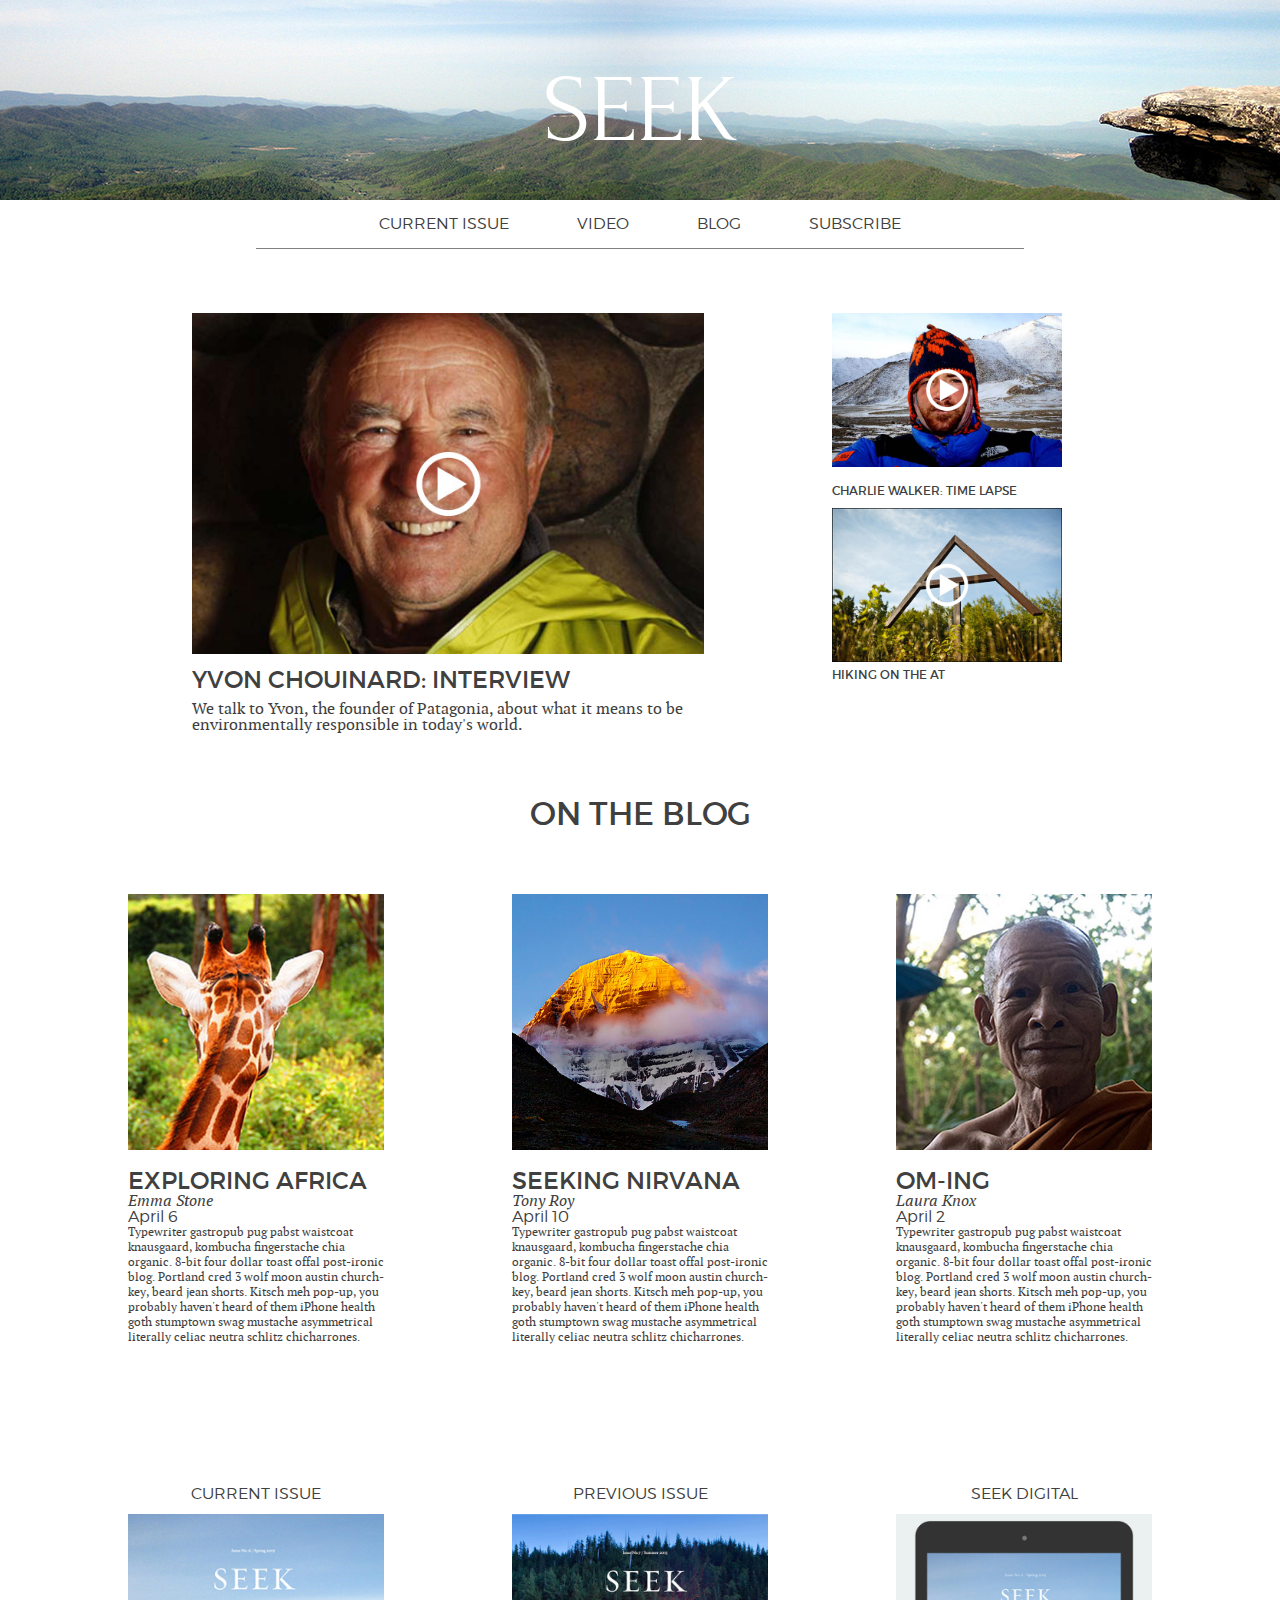
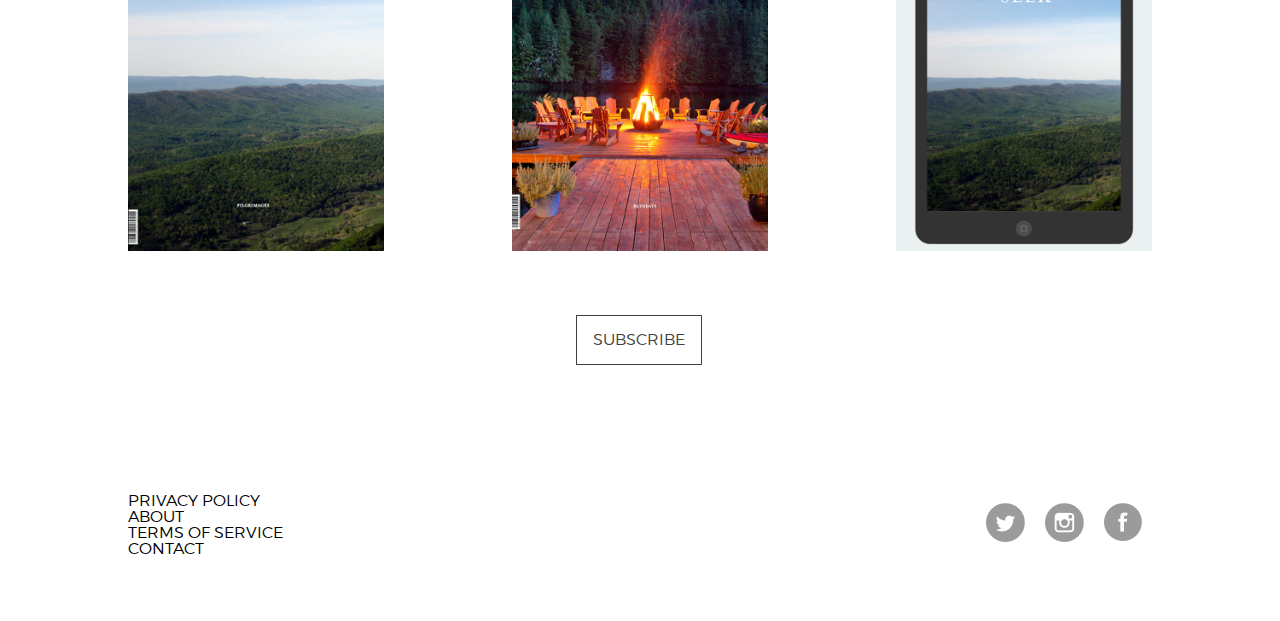
<file: final/index.html>
<!DOCTYPE html>
<html>
  <head>
	  <title>Seek</title>
	  <link rel="stylesheet" href="style.css" type="text/css" media="screen" />
  </head>
  <body>
	  <header>
	  <h1 id='logo'><a href=index.html>Seek</a></h1>
 	  </header>
	  <nav id='main-menu'>
	    <ul>
	      <li>
	      	<a href="currentissue.html">Current Issue</a></li>
	      <li>
	      	<a href="#">Video</a></li>
	      <li>
	      	<a href="blog.html">Blog</a></li>
	      <li>
	      	<a href="subscription.html">Subscribe</a></li>
	    </ul>
	  </nav>
	  <section id='video'>
		  <section id='bigvid'>
		  	<img src="yvon.jpg" alt="yvon">
			<h3>Yvon Chouinard: Interview</h3>
			<p>We talk to Yvon, the founder of Patagonia, about what it means to be environmentally responsible in today's world.</p>
		  </section>
		  <section id='smallvid'>
		  <article id='smallvid1'>
		  	<img src="walker.jpg" alt="charlie walker">
			<h3>Charlie Walker: Time Lapse</h3>
		  </article>
		   <article id='smallvid2'>
		  	<img src="meat.jpg" alt="maine at">
			<h3>Hiking on the AT</h3>
		  </article>
	  </section>
	  </section>
	  <section id='blog'>
		<h2 id='blogtitle'> On the Blog </h2>
	  	<article>
	  		<img src="giraffe.jpg" alt="giraffe">
			<h3>Exploring Africa</h3>
			<h5>Emma Stone</h5>
			<h6>April 6</h6>
			<p>Typewriter gastropub pug pabst waistcoat knausgaard, kombucha fingerstache chia organic. 8-bit four dollar toast offal post-ironic blog. Portland cred 3 wolf moon austin church-key, beard jean shorts. Kitsch meh pop-up, you probably haven't heard of them iPhone health goth stumptown swag mustache asymmetrical literally celiac neutra schlitz chicharrones. </p>
	  	</article>
	  	<article>
	  		<img src="mountain.jpg" alt="glowing mountain">
			<h3>Seeking Nirvana</h3>
			<h5>Tony Roy</h5>
			<h6>April 10</h6>
			<p>Typewriter gastropub pug pabst waistcoat knausgaard, kombucha fingerstache chia organic. 8-bit four dollar toast offal post-ironic blog. Portland cred 3 wolf moon austin church-key, beard jean shorts. Kitsch meh pop-up, you probably haven't heard of them iPhone health goth stumptown swag mustache asymmetrical literally celiac neutra schlitz chicharrones. </p>
	  	</article>
	  	<article>
	  		<img src="buddhist.jpg" alt="buddhist">
			<h3>OM-ing</h3>
			<h5>Laura Knox</h5>
			<h6>April 2</h6>
			<p>Typewriter gastropub pug pabst waistcoat knausgaard, kombucha fingerstache chia organic. 8-bit four dollar toast offal post-ironic blog. Portland cred 3 wolf moon austin church-key, beard jean shorts. Kitsch meh pop-up, you probably haven't heard of them iPhone health goth stumptown swag mustache asymmetrical literally celiac neutra schlitz chicharrones. </p>
	  	</article>
	  </section>
	  <section id='issues'>
		  <article id='current1'>
			<h3>Current Issue</h3>
		  	<img src="current.png" alt="current issue">
		  </article>
		  <article id='previous1'>
			<h3>Previous Issue</h3>
		  	<img src="previous.png" alt="previous issue">
		  </article>
		  <article id='digital1'>
			<h3>Seek Digital</h3>
		  	<img src="digital.png" alt="digital issue">
		  </article>
	  </section>
	  <section id='subscribebutton'>
	  <a id='button' href="subscription.html">Subscribe</a>
  	</section>
  	  <footer id='site-footer'>
  	      <ul id='terms'>
  	        <li>Privacy Policy</li>
  	        <li>About</li>
  			<li>Terms of Service</li>
  			<li>Contact</li>
  	      </ul>
	      <ul id='social'>
	        <li><a href='#'><img src='facebook.png' alt='facebook'/></a></li>
	        <li><a href='#'><img src='instagram.png' alt='facebook'/></a></li>
	        <li><a href='#'><img src='twitter.png' alt='facebook'/></a></li>
	      </ul>
	  </footer>
  </body>
 
</html>
</file>
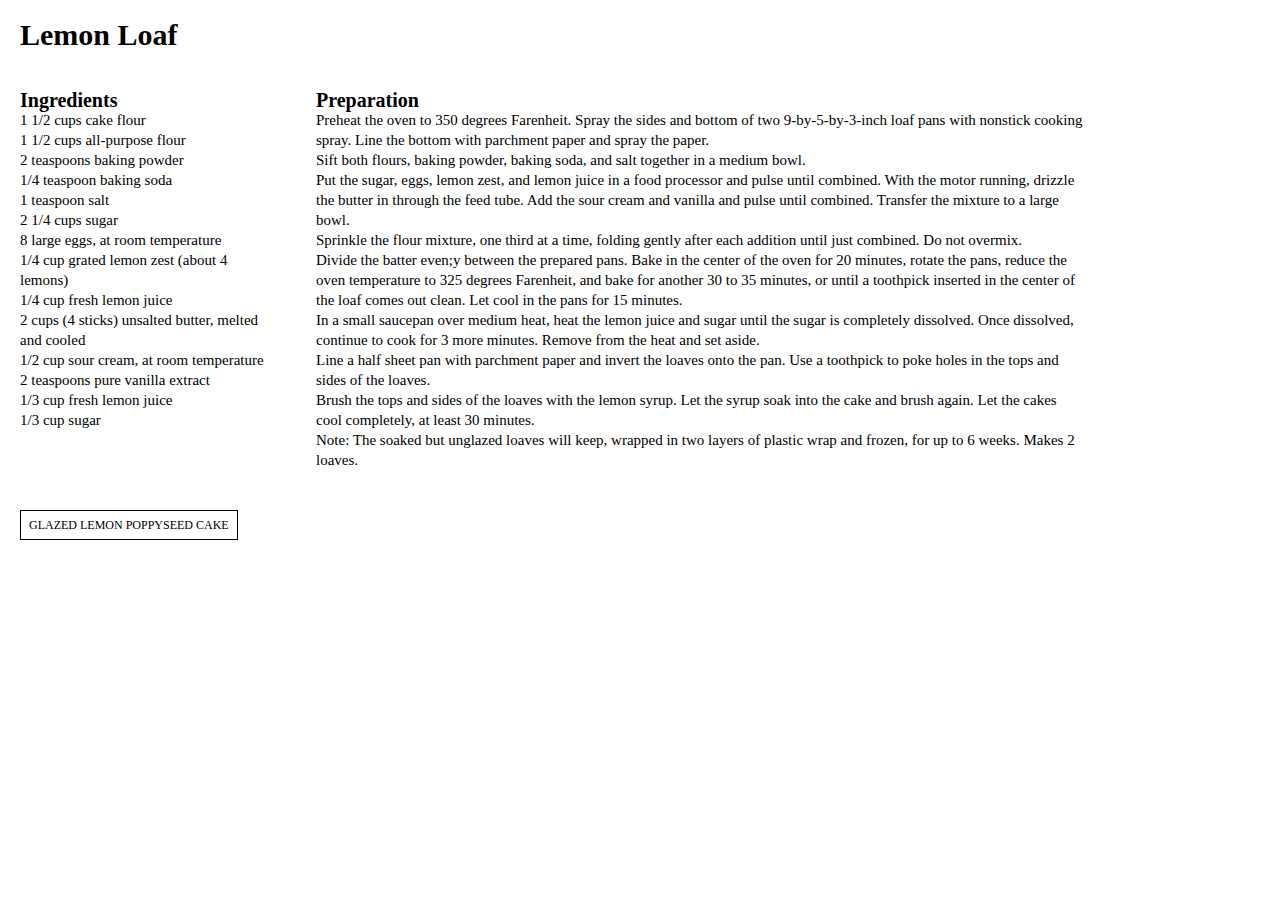
<file: yum/index.html>
<!DOCTYPE html>
<html>
<head>	
	
	<title>yum!</title>
  	<!--[if lt IE 9]>
  	<script src="http://html5shiv.googlecode.com/svn/trunk/html5.js"></script>
  	<![endif]-->
  	<link rel="stylesheet" href="style.css" type="text/css" media="screen" />
</head>
<body>
	  <header>
	  	<h1> Lemon Loaf </h1>
	  </header>
	  <article id="ingredients">
	  <h3> Ingredients </h3>
	  <ul>
		  <li> 1 1/2 cups cake flour </li>
		  <li> 1 1/2 cups all-purpose flour </li>
		  <li> 2 teaspoons baking powder </li>
		  <li> 1/4 teaspoon baking soda </li>
		  <li> 1 teaspoon salt </li>
		  <li> 2 1/4 cups sugar </li>
		  <li> 8 large eggs, at room temperature </li>
		  <li> 1/4 cup grated lemon zest (about 4 lemons) </li>
		  <li> 1/4 cup fresh lemon juice </li>
		  <li> 2 cups (4 sticks) unsalted butter, melted and cooled </li>
		  <li> 1/2 cup sour cream, at room temperature </li>
		  <li> 2 teaspoons pure vanilla extract </li>
		  <li> 1/3 cup fresh lemon juice </li>
		  <li> 1/3 cup sugar </li>
	  </ul>
  	  </article>
	  <article id="prep">
	  <h3> Preparation </h3>
		  <ol>
		      <li>Preheat the oven to 350 degrees Farenheit. Spray the sides and bottom of two 9-by-5-by-3-inch loaf pans with nonstick cooking spray. Line the bottom with parchment paper and spray the paper.</li>
			  <li>Sift both flours, baking powder, baking soda, and salt together in a medium bowl.</li>
			  <li>Put the sugar, eggs, lemon zest, and lemon juice in a food processor and pulse until combined. With the motor running, drizzle the butter in through the feed tube. Add the sour cream and vanilla and pulse until combined. Transfer the mixture to a large bowl.</li>
			  <li>Sprinkle the flour mixture, one third at a time, folding gently after each addition until just combined. Do not overmix.</li>
			  <li>Divide the batter even;y between the prepared pans. Bake in the center of the oven for 20 minutes, rotate the pans, reduce the oven temperature to 325 degrees Farenheit, and bake for another 30 to 35 minutes, or until a toothpick inserted in the center of the loaf comes out clean. Let cool in the pans for 15 minutes.</li>
			  <li>In a small saucepan over medium heat, heat the lemon juice and sugar until the sugar is completely dissolved. Once dissolved, continue to cook for 3 more minutes. Remove from the heat and set aside.</li>
			  <li>Line a half sheet pan with parchment paper and invert the loaves onto the pan. Use a toothpick to poke holes in the tops and sides of the loaves.</li>
<li>Brush the tops and sides of the loaves with the lemon syrup. Let the syrup soak into the cake and brush again. Let the cakes cool completely, at least 30 minutes.</li>
		  </ol>
		  <p>
		  Note: The soaked but unglazed loaves will keep, wrapped in two layers of plastic wrap and frozen, for up to 6 weeks. 
		  Makes 2 loaves.
	     </p> 
	  </article>
</body>
<footer>
	  <a href="cakerecipe.html">Glazed Lemon Poppyseed Cake</a>
</footer>
</html>
</file>
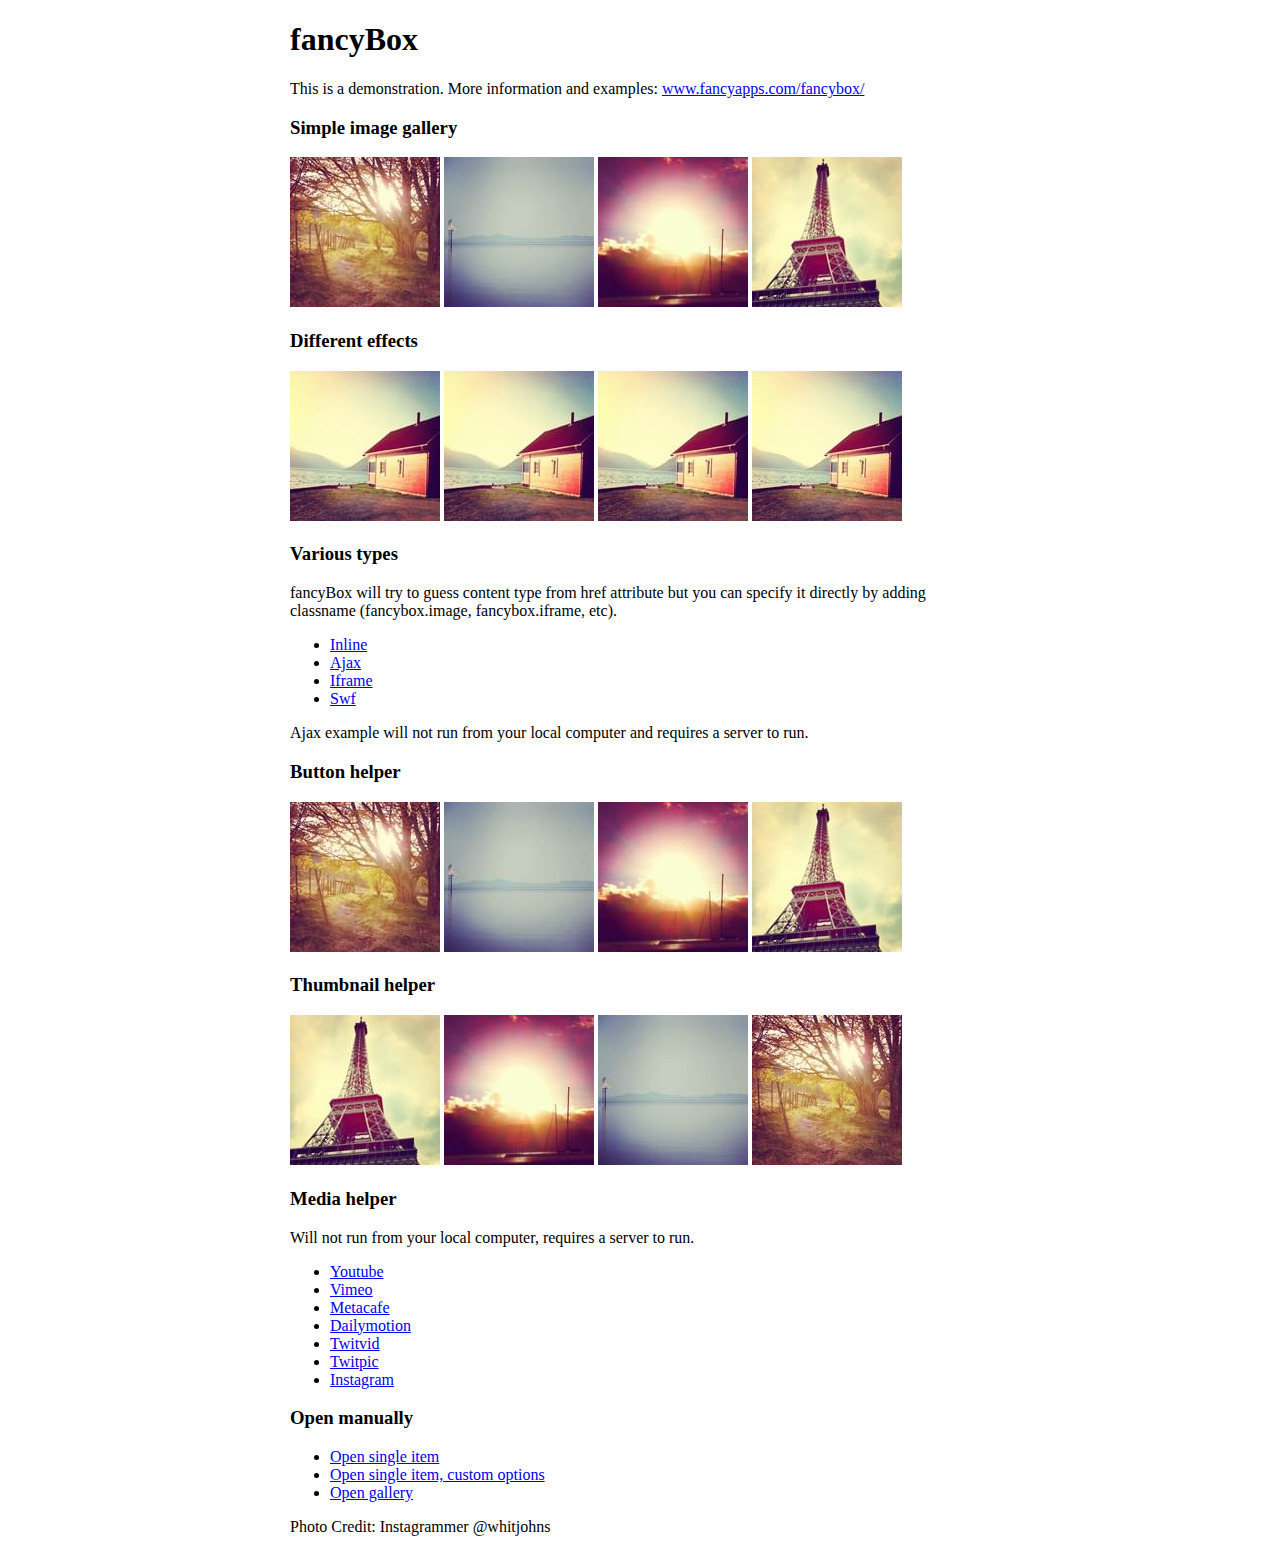
<file: cats-vs-dogs/fancybox/demo/index.html>
<!DOCTYPE html>
<html>
<head>
	<title>fancyBox - Fancy jQuery Lightbox Alternative | Demonstration</title>
	<meta http-equiv="Content-Type" content="text/html; charset=UTF-8" />

	<!-- Add jQuery library -->
	<script type="text/javascript" src="../lib/jquery-1.10.1.min.js"></script>

	<!-- Add mousewheel plugin (this is optional) -->
	<script type="text/javascript" src="../lib/jquery.mousewheel-3.0.6.pack.js"></script>

	<!-- Add fancyBox main JS and CSS files -->
	<script type="text/javascript" src="../source/jquery.fancybox.js?v=2.1.5"></script>
	<link rel="stylesheet" type="text/css" href="../source/jquery.fancybox.css?v=2.1.5" media="screen" />

	<!-- Add Button helper (this is optional) -->
	<link rel="stylesheet" type="text/css" href="../source/helpers/jquery.fancybox-buttons.css?v=1.0.5" />
	<script type="text/javascript" src="../source/helpers/jquery.fancybox-buttons.js?v=1.0.5"></script>

	<!-- Add Thumbnail helper (this is optional) -->
	<link rel="stylesheet" type="text/css" href="../source/helpers/jquery.fancybox-thumbs.css?v=1.0.7" />
	<script type="text/javascript" src="../source/helpers/jquery.fancybox-thumbs.js?v=1.0.7"></script>

	<!-- Add Media helper (this is optional) -->
	<script type="text/javascript" src="../source/helpers/jquery.fancybox-media.js?v=1.0.6"></script>

	<script type="text/javascript">
		$(document).ready(function() {
			/*
			 *  Simple image gallery. Uses default settings
			 */

			$('.fancybox').fancybox();

			/*
			 *  Different effects
			 */

			// Change title type, overlay closing speed
			$(".fancybox-effects-a").fancybox({
				helpers: {
					title : {
						type : 'outside'
					},
					overlay : {
						speedOut : 0
					}
				}
			});

			// Disable opening and closing animations, change title type
			$(".fancybox-effects-b").fancybox({
				openEffect  : 'none',
				closeEffect	: 'none',

				helpers : {
					title : {
						type : 'over'
					}
				}
			});

			// Set custom style, close if clicked, change title type and overlay color
			$(".fancybox-effects-c").fancybox({
				wrapCSS    : 'fancybox-custom',
				closeClick : true,

				openEffect : 'none',

				helpers : {
					title : {
						type : 'inside'
					},
					overlay : {
						css : {
							'background' : 'rgba(238,238,238,0.85)'
						}
					}
				}
			});

			// Remove padding, set opening and closing animations, close if clicked and disable overlay
			$(".fancybox-effects-d").fancybox({
				padding: 0,

				openEffect : 'elastic',
				openSpeed  : 150,

				closeEffect : 'elastic',
				closeSpeed  : 150,

				closeClick : true,

				helpers : {
					overlay : null
				}
			});

			/*
			 *  Button helper. Disable animations, hide close button, change title type and content
			 */

			$('.fancybox-buttons').fancybox({
				openEffect  : 'none',
				closeEffect : 'none',

				prevEffect : 'none',
				nextEffect : 'none',

				closeBtn  : false,

				helpers : {
					title : {
						type : 'inside'
					},
					buttons	: {}
				},

				afterLoad : function() {
					this.title = 'Image ' + (this.index + 1) + ' of ' + this.group.length + (this.title ? ' - ' + this.title : '');
				}
			});


			/*
			 *  Thumbnail helper. Disable animations, hide close button, arrows and slide to next gallery item if clicked
			 */

			$('.fancybox-thumbs').fancybox({
				prevEffect : 'none',
				nextEffect : 'none',

				closeBtn  : false,
				arrows    : false,
				nextClick : true,

				helpers : {
					thumbs : {
						width  : 50,
						height : 50
					}
				}
			});

			/*
			 *  Media helper. Group items, disable animations, hide arrows, enable media and button helpers.
			*/
			$('.fancybox-media')
				.attr('rel', 'media-gallery')
				.fancybox({
					openEffect : 'none',
					closeEffect : 'none',
					prevEffect : 'none',
					nextEffect : 'none',

					arrows : false,
					helpers : {
						media : {},
						buttons : {}
					}
				});

			/*
			 *  Open manually
			 */

			$("#fancybox-manual-a").click(function() {
				$.fancybox.open('1_b.jpg');
			});

			$("#fancybox-manual-b").click(function() {
				$.fancybox.open({
					href : 'iframe.html',
					type : 'iframe',
					padding : 5
				});
			});

			$("#fancybox-manual-c").click(function() {
				$.fancybox.open([
					{
						href : '1_b.jpg',
						title : 'My title'
					}, {
						href : '2_b.jpg',
						title : '2nd title'
					}, {
						href : '3_b.jpg'
					}
				], {
					helpers : {
						thumbs : {
							width: 75,
							height: 50
						}
					}
				});
			});


		});
	</script>
	<style type="text/css">
		.fancybox-custom .fancybox-skin {
			box-shadow: 0 0 50px #222;
		}

		body {
			max-width: 700px;
			margin: 0 auto;
		}
	</style>
</head>
<body>
	<h1>fancyBox</h1>

	<p>This is a demonstration. More information and examples: <a href="http://fancyapps.com/fancybox/">www.fancyapps.com/fancybox/</a></p>

	<h3>Simple image gallery</h3>
	<p>
		<a class="fancybox" href="1_b.jpg" data-fancybox-group="gallery" title="Lorem ipsum dolor sit amet"><img src="1_s.jpg" alt="" /></a>

		<a class="fancybox" href="2_b.jpg" data-fancybox-group="gallery" title="Etiam quis mi eu elit temp"><img src="2_s.jpg" alt="" /></a>

		<a class="fancybox" href="3_b.jpg" data-fancybox-group="gallery" title="Cras neque mi, semper leon"><img src="3_s.jpg" alt="" /></a>

		<a class="fancybox" href="4_b.jpg" data-fancybox-group="gallery" title="Sed vel sapien vel sem uno"><img src="4_s.jpg" alt="" /></a>
	</p>

	<h3>Different effects</h3>
	<p>
		<a class="fancybox-effects-a" href="5_b.jpg" title="Lorem ipsum dolor sit amet, consectetur adipiscing elit"><img src="5_s.jpg" alt="" /></a>

		<a class="fancybox-effects-b" href="5_b.jpg" title="Lorem ipsum dolor sit amet, consectetur adipiscing elit"><img src="5_s.jpg" alt="" /></a>

		<a class="fancybox-effects-c" href="5_b.jpg" title="Lorem ipsum dolor sit amet, consectetur adipiscing elit"><img src="5_s.jpg" alt="" /></a>

		<a class="fancybox-effects-d" href="5_b.jpg" title="Lorem ipsum dolor sit amet, consectetur adipiscing elit"><img src="5_s.jpg" alt="" /></a>
	</p>

	<h3>Various types</h3>
	<p>
		fancyBox will try to guess content type from href attribute but you can specify it directly by adding classname (fancybox.image, fancybox.iframe, etc).
	</p>
	<ul>
		<li><a class="fancybox" href="#inline1" title="Lorem ipsum dolor sit amet">Inline</a></li>
		<li><a class="fancybox fancybox.ajax" href="ajax.txt">Ajax</a></li>
		<li><a class="fancybox fancybox.iframe" href="iframe.html">Iframe</a></li>
		<li><a class="fancybox" href="http://www.adobe.com/jp/events/cs3_web_edition_tour/swfs/perform.swf">Swf</a></li>
	</ul>

	<div id="inline1" style="width:400px;display: none;">
		<h3>Etiam quis mi eu elit</h3>
		<p>
			Lorem ipsum dolor sit amet, consectetur adipiscing elit. Etiam quis mi eu elit tempor facilisis id et neque. Nulla sit amet sem sapien. Vestibulum imperdiet porta ante ac ornare. Nulla et lorem eu nibh adipiscing ultricies nec at lacus. Cras laoreet ultricies sem, at blandit mi eleifend aliquam. Nunc enim ipsum, vehicula non pretium varius, cursus ac tortor. Vivamus fringilla congue laoreet. Quisque ultrices sodales orci, quis rhoncus justo auctor in. Phasellus dui eros, bibendum eu feugiat ornare, faucibus eu mi. Nunc aliquet tempus sem, id aliquam diam varius ac. Maecenas nisl nunc, molestie vitae eleifend vel, iaculis sed magna. Aenean tempus lacus vitae orci posuere porttitor eget non felis. Donec lectus elit, aliquam nec eleifend sit amet, vestibulum sed nunc.
		</p>
	</div>

	<p>
		Ajax example will not run from your local computer and requires a server to run.
	</p>

	<h3>Button helper</h3>
	<p>
		<a class="fancybox-buttons" data-fancybox-group="button" href="1_b.jpg"><img src="1_s.jpg" alt="" /></a>

		<a class="fancybox-buttons" data-fancybox-group="button" href="2_b.jpg"><img src="2_s.jpg" alt="" /></a>

		<a class="fancybox-buttons" data-fancybox-group="button" href="3_b.jpg"><img src="3_s.jpg" alt="" /></a>

		<a class="fancybox-buttons" data-fancybox-group="button" href="4_b.jpg"><img src="4_s.jpg" alt="" /></a>
	</p>

	<h3>Thumbnail helper</h3>
	<p>
		<a class="fancybox-thumbs" data-fancybox-group="thumb" href="4_b.jpg"><img src="4_s.jpg" alt="" /></a>

		<a class="fancybox-thumbs" data-fancybox-group="thumb" href="3_b.jpg"><img src="3_s.jpg" alt="" /></a>

		<a class="fancybox-thumbs" data-fancybox-group="thumb" href="2_b.jpg"><img src="2_s.jpg" alt="" /></a>

		<a class="fancybox-thumbs" data-fancybox-group="thumb" href="1_b.jpg"><img src="1_s.jpg" alt="" /></a>
	</p>

	<h3>Media helper</h3>
	<p>
		Will not run from your local computer, requires a server to run.
	</p>

	<ul>
		<li><a class="fancybox-media" href="http://www.youtube.com/watch?v=opj24KnzrWo">Youtube</a></li>
		<li><a class="fancybox-media" href="http://vimeo.com/47480346">Vimeo</a></li>
		<li><a class="fancybox-media" href="http://www.metacafe.com/watch/7635964/">Metacafe</a></li>
		<li><a class="fancybox-media" href="http://www.dailymotion.com/video/xoeylt_electric-guest-this-head-i-hold_music">Dailymotion</a></li>
		<li><a class="fancybox-media" href="http://twitvid.com/QY7MD">Twitvid</a></li>
		<li><a class="fancybox-media" href="http://twitpic.com/7p93st">Twitpic</a></li>
		<li><a class="fancybox-media" href="http://instagr.am/p/IejkuUGxQn">Instagram</a></li>
	</ul>

	<h3>Open manually</h3>
	<ul>
		<li><a id="fancybox-manual-a" href="javascript:;">Open single item</a></li>
		<li><a id="fancybox-manual-b" href="javascript:;">Open single item, custom options</a></li>
		<li><a id="fancybox-manual-c" href="javascript:;">Open gallery</a></li>
	</ul>

	<p>
		Photo Credit: Instagrammer @whitjohns
	</p>
</body>
</html>
</file>
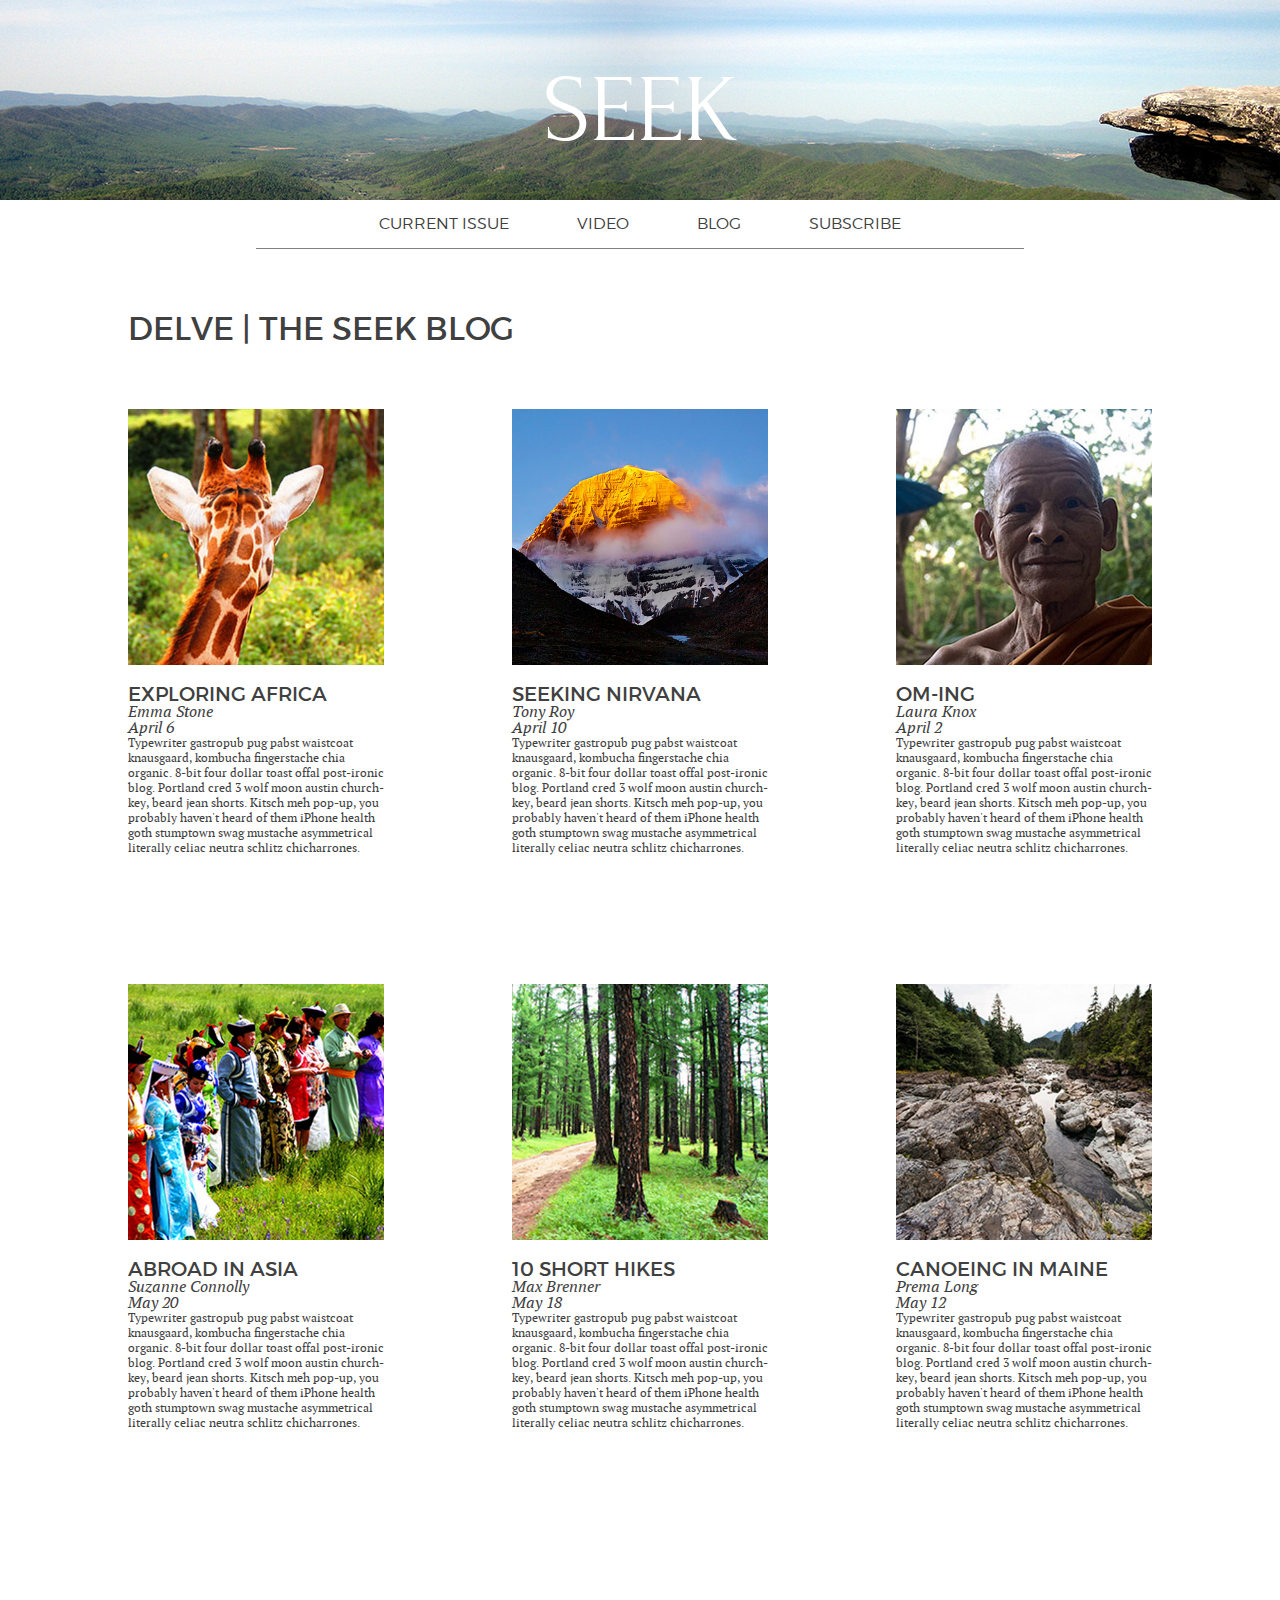
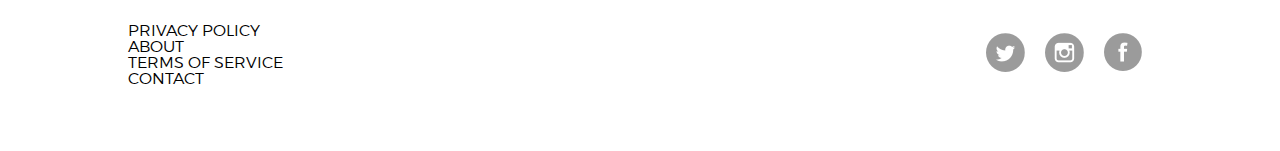
<file: final/blog.html>
<!DOCTYPE html>
<html>
  <head>
	  <title>Seek</title>
	  <link rel="stylesheet" href="style.css" type="text/css" media="screen" />
  </head>
  <body>
	  <header>
	  <h1 id='logo'><a href=index.html>Seek</a></h1>
 	  </header>
	  <nav id='main-menu'>
	    <ul>
	      <li>
	      	<a href="currentissue.html">Current Issue</a></li>
	      <li>
	      	<a href="#">Video</a></li>
	      <li>
	      	<a href="blog.html">Blog</a></li>
	      <li>
	      	<a href="subscription.html">Subscribe</a></li>
	    </ul>
	  </nav>
	  <section id=blogposts>
	  	<h1 id='delvetitle'>Delve | The Seek Blog</h1>
	  	<article>
	  		<img src="giraffe.jpg" alt="giraffe">
			<h3>Exploring Africa</h3>
			<h5>Emma Stone</h5>
			<h5>April 6</h5>
			<p>Typewriter gastropub pug pabst waistcoat knausgaard, kombucha fingerstache chia organic. 8-bit four dollar toast offal post-ironic blog. Portland cred 3 wolf moon austin church-key, beard jean shorts. Kitsch meh pop-up, you probably haven't heard of them iPhone health goth stumptown swag mustache asymmetrical literally celiac neutra schlitz chicharrones. </p>
	  	</article>
	  	<article>
	  		<img src="mountain.jpg" alt="glowing mountain">
			<h3>Seeking Nirvana</h3>
			<h5>Tony Roy</h5>
			<h5>April 10</h5>
			<p>Typewriter gastropub pug pabst waistcoat knausgaard, kombucha fingerstache chia organic. 8-bit four dollar toast offal post-ironic blog. Portland cred 3 wolf moon austin church-key, beard jean shorts. Kitsch meh pop-up, you probably haven't heard of them iPhone health goth stumptown swag mustache asymmetrical literally celiac neutra schlitz chicharrones. </p>
	  	</article>
	  	<article>
	  		<img src="buddhist.jpg" alt="buddhist">
			<h3>OM-ing</h3>
			<h5>Laura Knox</h5>
			<h5>April 2</h5>
			<p>Typewriter gastropub pug pabst waistcoat knausgaard, kombucha fingerstache chia organic. 8-bit four dollar toast offal post-ironic blog. Portland cred 3 wolf moon austin church-key, beard jean shorts. Kitsch meh pop-up, you probably haven't heard of them iPhone health goth stumptown swag mustache asymmetrical literally celiac neutra schlitz chicharrones. </p>
	  	</article>
	  	<article>
	  		<img src="dancing.jpg" alt="people dancing">
			<h3>Abroad in Asia</h3>
			<h5>Suzanne Connolly</h5>
			<h5>May 20</h5>
			<p>Typewriter gastropub pug pabst waistcoat knausgaard, kombucha fingerstache chia organic. 8-bit four dollar toast offal post-ironic blog. Portland cred 3 wolf moon austin church-key, beard jean shorts. Kitsch meh pop-up, you probably haven't heard of them iPhone health goth stumptown swag mustache asymmetrical literally celiac neutra schlitz chicharrones. </p>
	  	</article>
	  	<article>
	  		<img src="forest2.jpg" alt="lush forest">
			<h3>10 Short Hikes</h3>
			<h5>Max Brenner</h5>
			<h5>May 18</h5>
			<p>Typewriter gastropub pug pabst waistcoat knausgaard, kombucha fingerstache chia organic. 8-bit four dollar toast offal post-ironic blog. Portland cred 3 wolf moon austin church-key, beard jean shorts. Kitsch meh pop-up, you probably haven't heard of them iPhone health goth stumptown swag mustache asymmetrical literally celiac neutra schlitz chicharrones. </p>
	  	</article>
	  	<article>
	  		<img src="river.jpg" alt="maine river">
			<h3>Canoeing in Maine</h3>
			<h5>Prema Long</h5>
			<h5>May 12</h5>
			<p>Typewriter gastropub pug pabst waistcoat knausgaard, kombucha fingerstache chia organic. 8-bit four dollar toast offal post-ironic blog. Portland cred 3 wolf moon austin church-key, beard jean shorts. Kitsch meh pop-up, you probably haven't heard of them iPhone health goth stumptown swag mustache asymmetrical literally celiac neutra schlitz chicharrones. </p>
	  	</article>
	  </section>
	  <footer id='site-footer'>
	      <ul id='terms'>
	        <li>Privacy Policy</li>
	        <li>About</li>
			<li>Terms of Service</li>
			<li>Contact</li>
	      </ul>
	      <ul id='social'>
	        <li><a href='#'><img src='facebook.png' alt='facebook'/></a></li>
	        <li><a href='#'><img src='instagram.png' alt='instagram'/></a></li>
	        <li><a href='#'><img src='twitter.png' alt='twitter'/></a></li>
	      </ul>
	  </footer>
  </body>
 
</html>
</file>
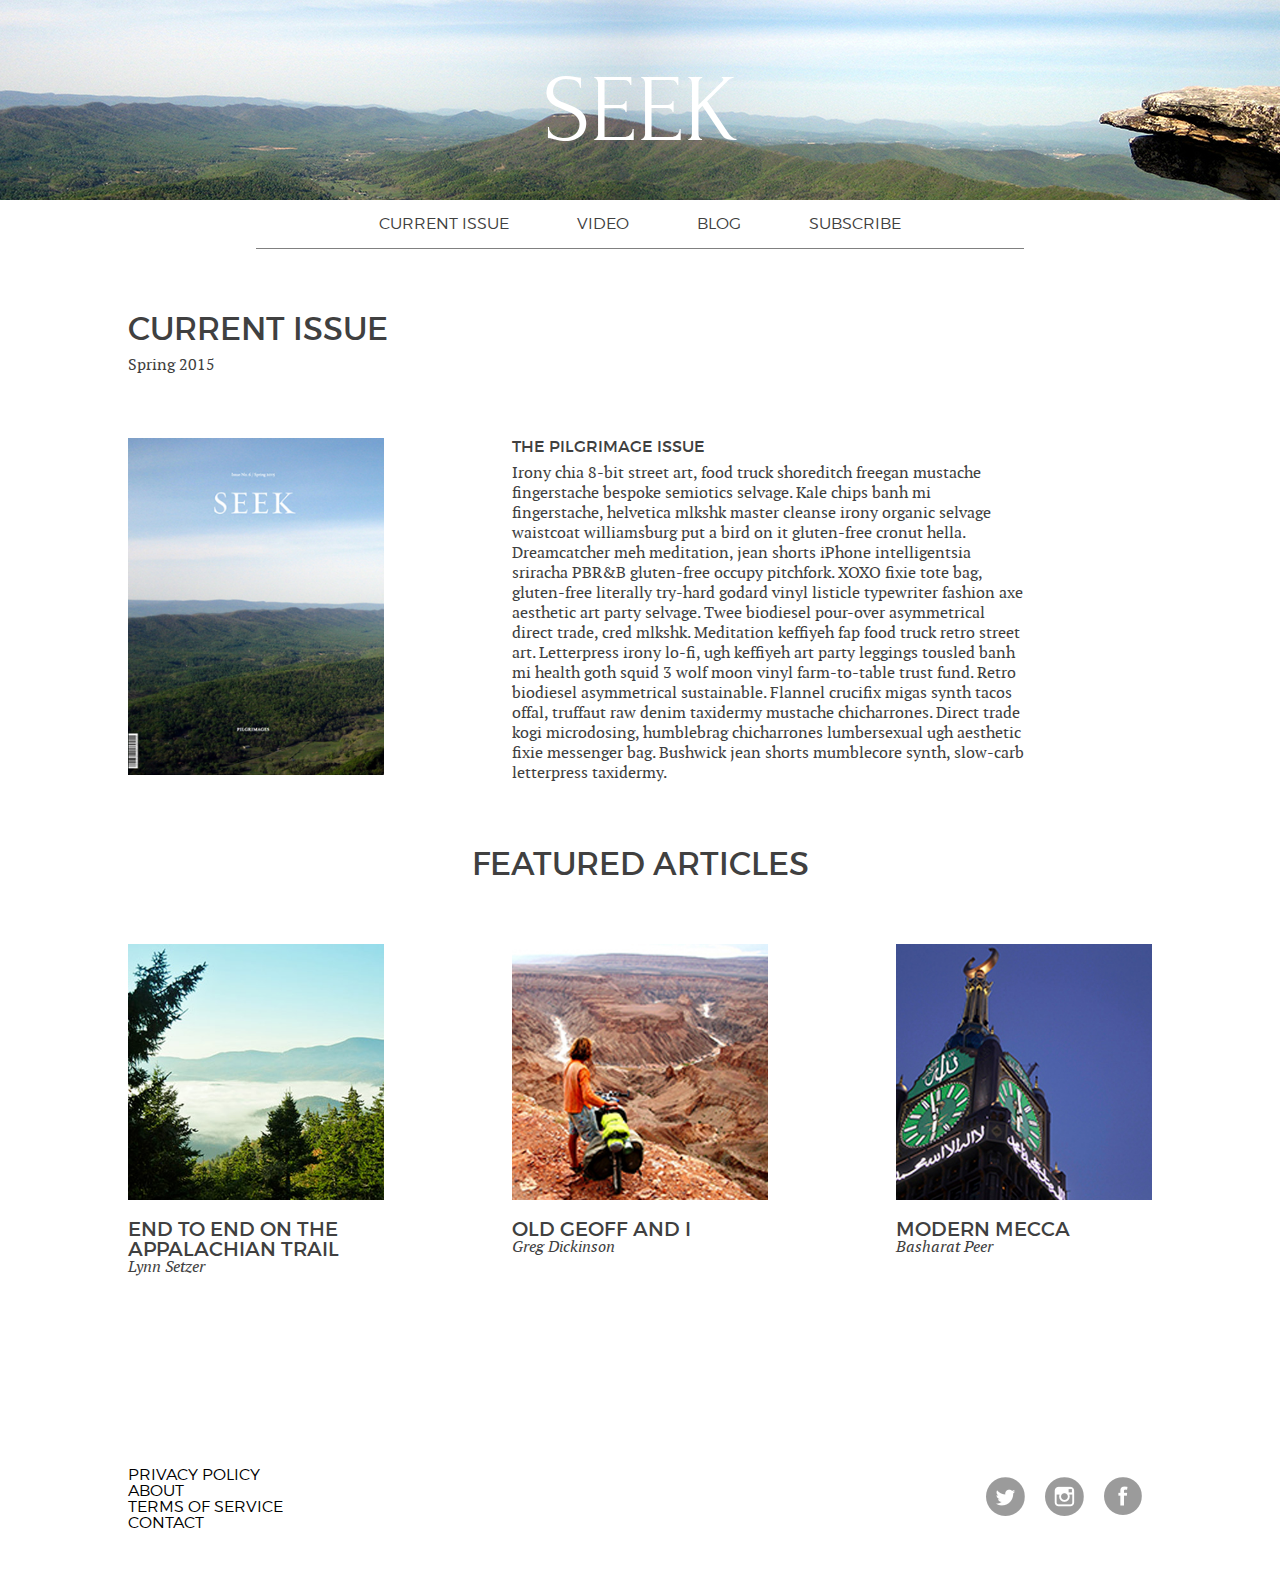
<file: final/currentissue.html>
<!DOCTYPE html>
<html>
  <head>
	  <title>Seek</title>
	  <link rel="stylesheet" href="style.css" type="text/css" media="screen" />
  </head>
  <body>
	  <header>
	  <h1 id='logo'><a href=index.html>Seek</a></h1>
 	  </header>
	  <nav id='main-menu'>
	    <ul>
	      <li>
	      	<a href="currentissue.html">Current Issue</a></li>
	      <li>
	      	<a href="#">Video</a></li>
	      <li>
	      	<a href="blog.html">Blog</a></li>
	      <li>
	      	<a href="subscription.html">Subscribe</a></li>
	    </ul>
	  </nav>
	  <section id='overview'>
	  	<h1>Current Issue</h1>
		<h2>Spring 2015</h2>
		<img src="current.png" alt="current issue">
		<article>
		<h3>The Pilgrimage Issue</h3>
		<p>Irony chia 8-bit street art, food truck shoreditch freegan mustache fingerstache bespoke semiotics selvage. Kale chips banh mi fingerstache, helvetica mlkshk master cleanse irony organic selvage waistcoat williamsburg put a bird on it gluten-free cronut hella. Dreamcatcher meh meditation, jean shorts iPhone intelligentsia sriracha PBR&amp;B gluten-free occupy pitchfork. 
			XOXO fixie tote bag, gluten-free literally try-hard godard vinyl listicle typewriter fashion axe aesthetic art party selvage. Twee biodiesel pour-over asymmetrical direct trade, cred mlkshk. Meditation keffiyeh fap food truck retro street art. Letterpress irony lo-fi, ugh keffiyeh art party leggings tousled banh mi health goth squid 3 wolf moon vinyl farm-to-table trust fund.
			Retro biodiesel asymmetrical sustainable. Flannel crucifix migas synth tacos offal, truffaut raw denim taxidermy mustache chicharrones. Direct trade kogi microdosing, humblebrag chicharrones lumbersexual ugh aesthetic fixie messenger bag. Bushwick jean shorts mumblecore synth, slow-carb letterpress taxidermy.</p>
	  </article>
	  </section>
	  <section id='magarticles'>
	  	<h2 id='featuredtitle'>Featured Articles</h2>
	  	<article>
	  		<img src="forest.jpg" alt="forest">
			<h4>End to End on the Appalachian Trail</h4>
			<h5>Lynn Setzer</h5>
		</article>
	  	<article>
	  		<img src="valley.jpg" alt="valley">
			<h4>Old Geoff and I</h4>
			<h5>Greg Dickinson</h5>
		</article>
	  	<article>
	  		<img src="tower.jpg" alt="tower">
			<h4>Modern Mecca</h4>
			<h5>Basharat Peer</h5>
		</article>
	  </section>
	  
	  <footer id='site-footer'>
	      <ul id='terms'>
	        <li>Privacy Policy</li>
	        <li>About</li>
			<li>Terms of Service</li>
			<li>Contact</li>
	      </ul>
	      <ul id='social'>
	        <li><a href='#'><img src='facebook.png' alt='facebook'/></a></li>
	        <li><a href='#'><img src='instagram.png' alt='instagram'/></a></li>
	        <li><a href='#'><img src='twitter.png' alt='twitter'/></a></li>
	      </ul>
	  </footer>
	  
  </body>
 
</html>
</file>
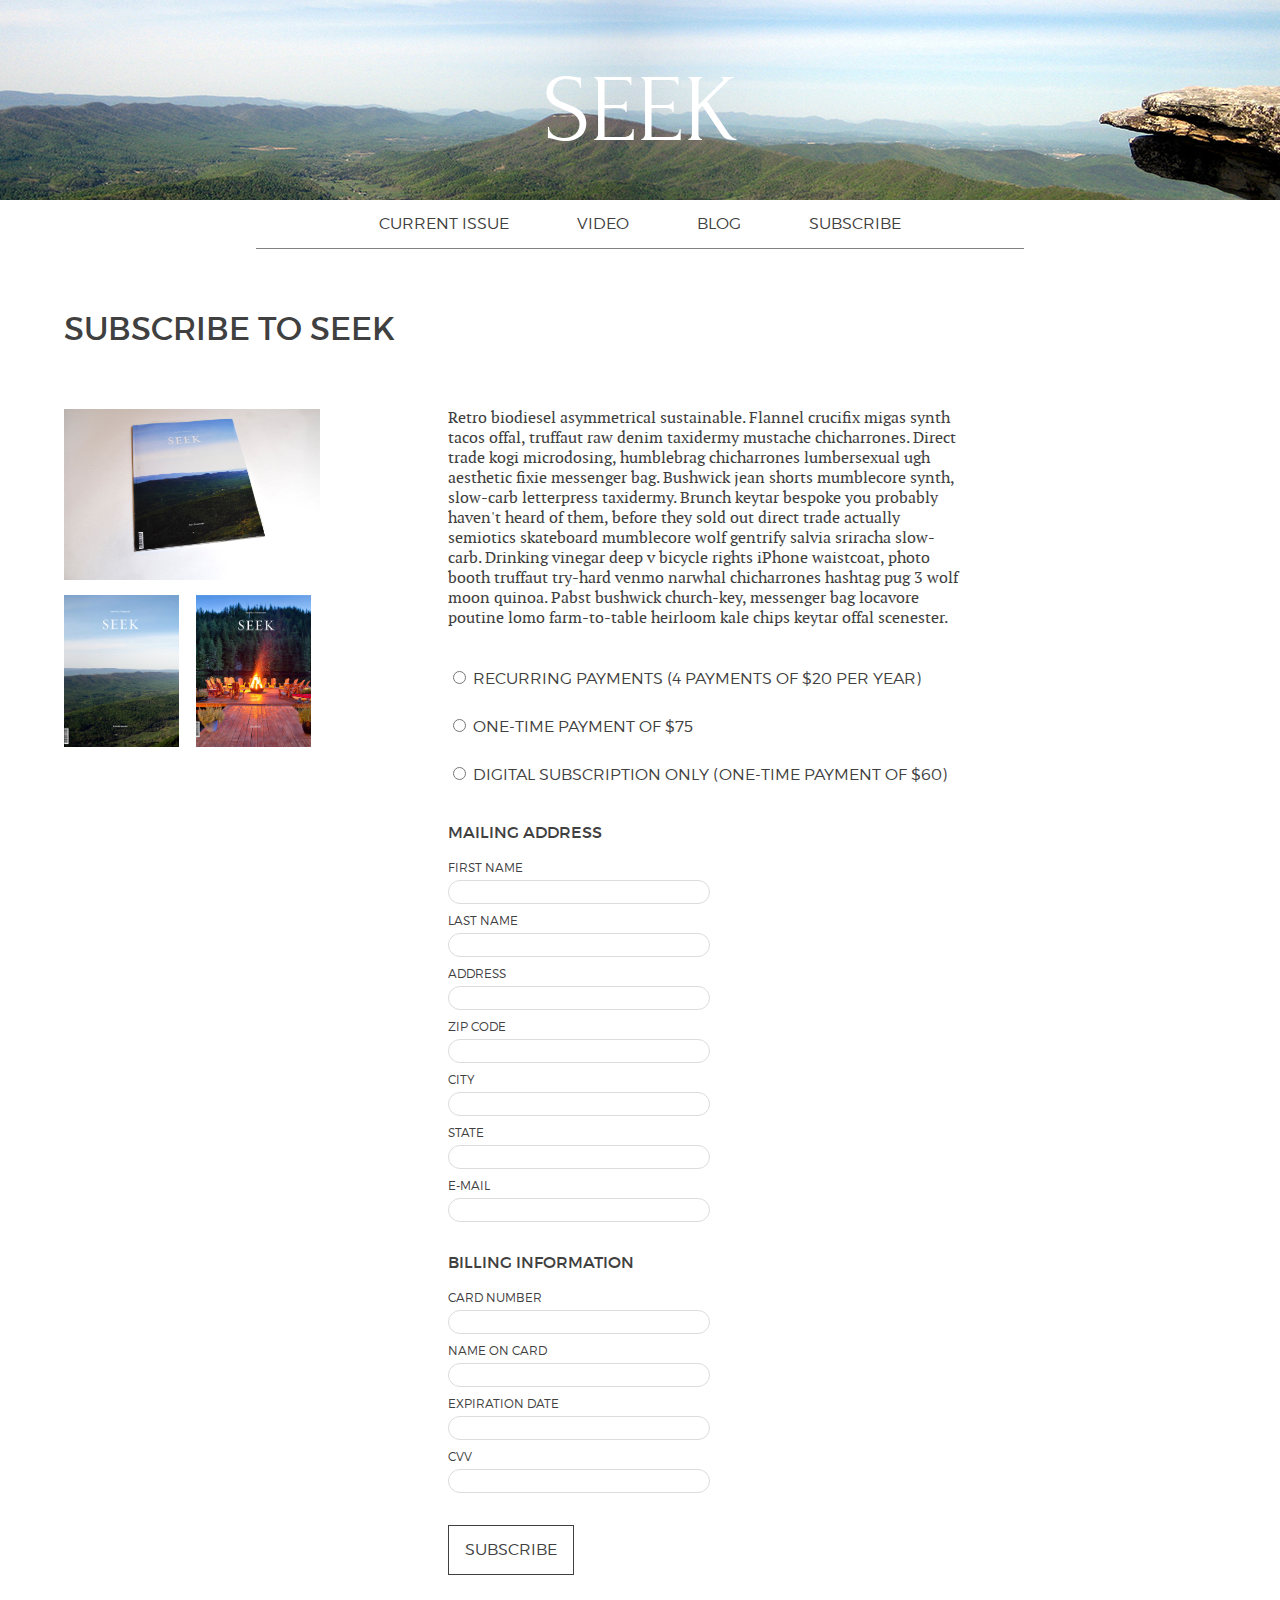
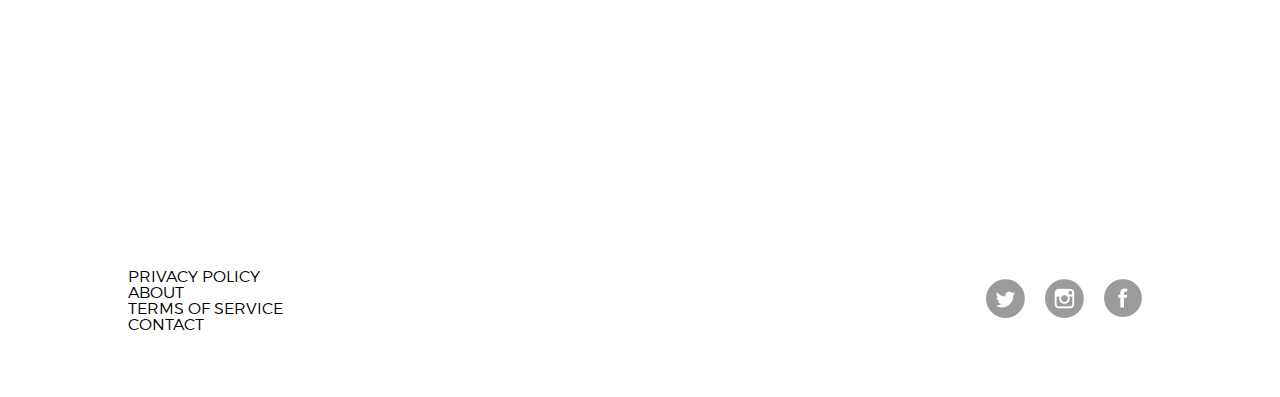
<file: final/subscription.html>
<!DOCTYPE html>
<html>
  <head>
	  <title>Seek</title>
	  <link rel="stylesheet" href="style.css" type="text/css" media="screen" />
  </head>
  <body>
	  <header>
	  <h1 id='logo'><a href=index.html>Seek</a></h1>
 	  </header>
	  <nav id='main-menu'>
	    <ul>
	      <li>
	      	<a href="currentissue.html">Current Issue</a></li>
	      <li>
	      	<a href="#">Video</a></li>
	      <li>
	      	<a href="blog.html">Blog</a></li>
	      <li>
	      	<a href="subscription.html">Subscribe</a></li>
	    </ul>
	  </nav>
	  <h1 id='subscribetitle'>Subscribe to Seek</h1>
	  <section id='magimage'>
		<div id='bigimage'>
	  	<img src="seek.jpg" alt="Seek Magazine">
		</div>
		<div id='littleimage'>
		<img id='little1' src="current.png" alt="Current Issue">
		<img src="previous.png" alt="Previous Issue">
		</div>
	  </section>
	  <div id='text'>
	  <section id='subinfo'>
	  	<p>Retro biodiesel asymmetrical sustainable. Flannel crucifix migas synth tacos offal, truffaut raw denim taxidermy mustache chicharrones. Direct trade kogi microdosing, humblebrag chicharrones lumbersexual ugh aesthetic fixie messenger bag. Bushwick jean shorts mumblecore synth, slow-carb letterpress taxidermy. Brunch keytar bespoke you probably haven't heard of them, before they sold out direct trade actually semiotics skateboard mumblecore wolf gentrify salvia sriracha slow-carb. Drinking vinegar deep v bicycle rights iPhone waistcoat, photo booth truffaut try-hard venmo narwhal chicharrones hashtag pug 3 wolf moon quinoa. Pabst bushwick church-key, messenger bag locavore poutine lomo farm-to-table heirloom kale chips keytar offal scenester.</p>
	  </section>
	  <section id='form'>
		  <section id='radio'>
		  <fieldset>
		      <input type="radio" name="radio_1" id="radio_1" value="on">
			  <label for="radio_1">Recurring Payments (4 Payments of $20 per year)</label>
		  </fieldset>
		  <fieldset>
		      <input type="radio" name="radio_1" id="radio_2" value="on">
			  <label for="radio_1">One-Time Payment of $75</label>
		  </fieldset>
		  <fieldset>
		      <input type="radio" name="radio_1" id="radio_3" value="on">
			  <label for="radio_1">Digital Subscription Only (One-time Payment of $60)</label>
		  </fieldset>
	  	  </section>
	  </section>
	<section id=form2>
	<h3>Mailing Address</h3>
	
	 <div id="mailing-form">    

	<form id="mail" method="post" action="somewhere.php">
	<fieldset>    

		<label for="name">First Name</label>
		<input type="text" name="mail[firstname]">
		
		<label for="name">Last Name</label>
		<input type="text" name="mail[lastname]">
		
		<label for="name">Address</label>
		<input type="text" name="mail[address]">
		
		<label for="name">Zip Code</label>
		<input type="text" name="mail[zip]">
		
		<label for="name">City</label>
		<input type="text" name="mail[city]">
		
		<label for="name">State</label>
		<input type="text" name="mail[state]">

		<label for="email">E-mail</label>
		<input type="email" name="mail[email]">

	</fieldset>
	</form>

	</div>
	
	<h3 id=billlabel>Billing Information</h3>
	
	 <div id="billing-form">    

	<form id="billing" method="post" action="somewhere.php">
	<fieldset>    

		<label for="name">Card Number</label>
		<input type="text" name="bill[number]">
		
		<label for="name">Name on Card</label>
		<input type="text" name="bill[name]">
		
		<label for="name">Expiration Date</label>
		<input type="text" name="bill[date]">
		
		<label for="name">CVV</label>
		<input type="text" name="bill[cvv]">
		
	</fieldset>
	</form>

<a id='button2' href="#">Subscribe</a>

	</div>
	
	</section>		  
  </div>
  
  
	  <footer id='site-footer'>
	      <ul id='terms'>
	        <li>Privacy Policy</li>
	        <li>About</li>
			<li>Terms of Service</li>
			<li>Contact</li>
	      </ul>
	      <ul id='social'>
	        <li><a href='#'><img src='facebook.png' alt='facebook'/></a></li>
	        <li><a href='#'><img src='instagram.png' alt='instagram'/></a></li>
	        <li><a href='#'><img src='twitter.png' alt='twitter'/></a></li>
	      </ul>
	  </footer>
  </body>
 
</html>
</file>
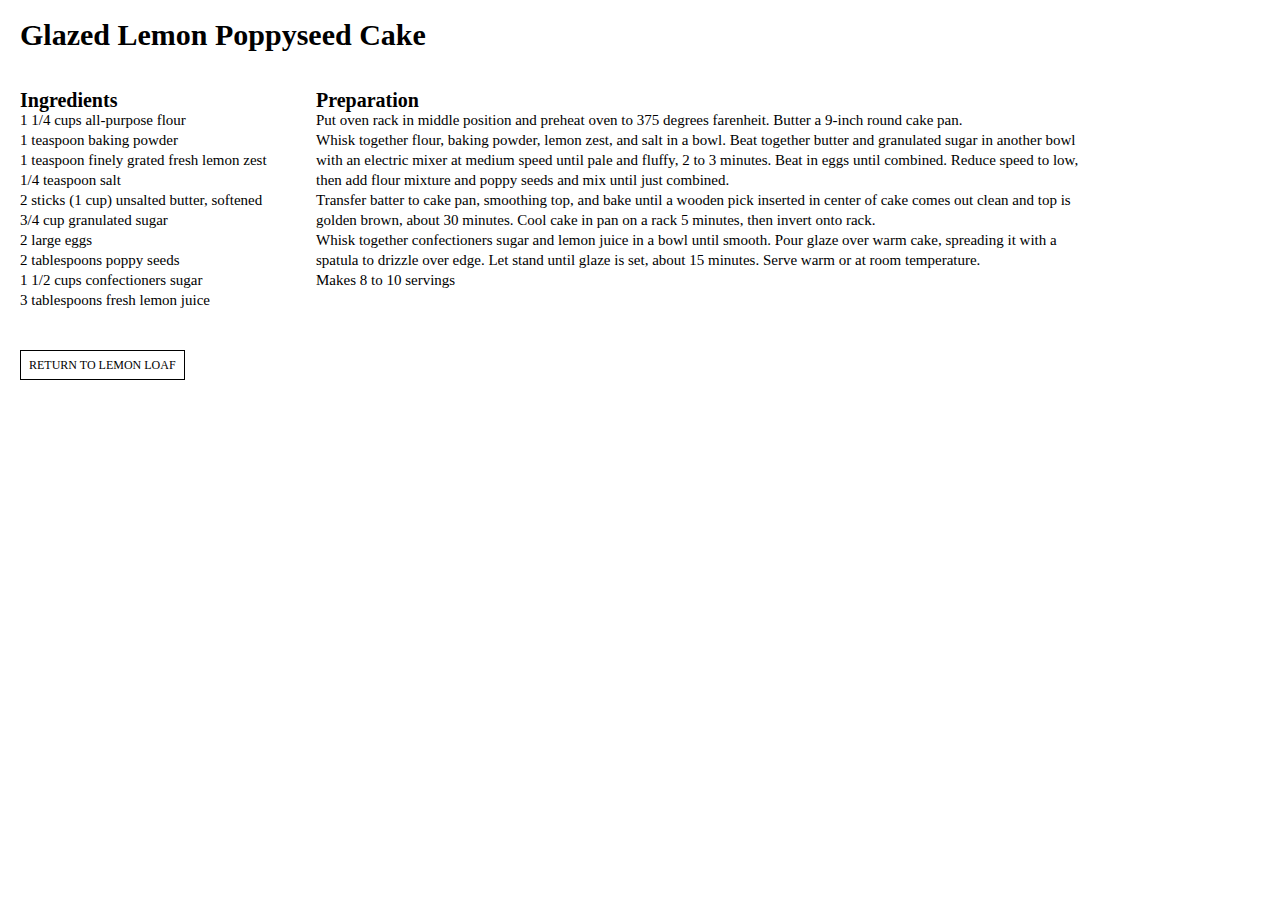
<file: yum/cakerecipe.html>
<!DOCTYPE html>
<html>
  <head>	
	
	<title>yum secondary!</title>
  	<link rel="stylesheet" href="style.css" type="text/css" media="screen"/>
  </head>
  <body>
   <header>
	  <h1> Glazed Lemon Poppyseed Cake </h1>
	  </header>
	  <article id="ingredients">
	  <h3> Ingredients </h3>
	  	<ul>
		  <li> 1 1/4 cups all-purpose flour </li>
		  <li> 1 teaspoon baking powder </li>
		  <li> 1 teaspoon finely grated fresh lemon zest</li>
		  <li> 1/4 teaspoon salt</li>
		  <li> 2 sticks (1 cup) unsalted butter, softened</li>
		  <li> 3/4 cup granulated sugar</li>
		  <li> 2 large eggs</li>
		  <li> 2 tablespoons poppy seeds</li>
		  <li> 1 1/2 cups confectioners sugar</li>
		  <li> 3 tablespoons fresh lemon juice</li>
	  </ul>
	  </article>
	  <article id="prep">
	  <h3> Preparation </h3>
		  <ol>
			  <li> Put oven rack in middle position and preheat oven to 375 degrees farenheit. Butter a 9-inch round cake pan.</li>
			  <li> Whisk together flour, baking powder, lemon zest, and salt in a bowl. Beat together butter and granulated sugar in another bowl with an electric mixer at medium speed until pale and fluffy, 2 to 3 minutes. Beat in eggs until combined. Reduce speed to low, then add flour mixture and poppy seeds and mix until just combined.</li>
			  <li> Transfer batter to cake pan, smoothing top, and bake until a wooden pick inserted in center of cake comes out clean and top is golden brown, about 30 minutes. Cool cake in pan on a rack 5 minutes, then invert onto rack. </li>
			  <li> Whisk together confectioners sugar and lemon juice in a bowl until smooth. Pour glaze over warm cake, spreading it with a spatula to drizzle over edge. Let stand until glaze is set, about 15 minutes. Serve warm or at room temperature. </li>
			  
		  </ol>
		  <p>
		  Makes 8 to 10 servings
	     </p> 
	 </article>
  </body>
  <footer>
	  <a href="index.html">Return to Lemon Loaf</a>
  </footer>
</html>
</file>
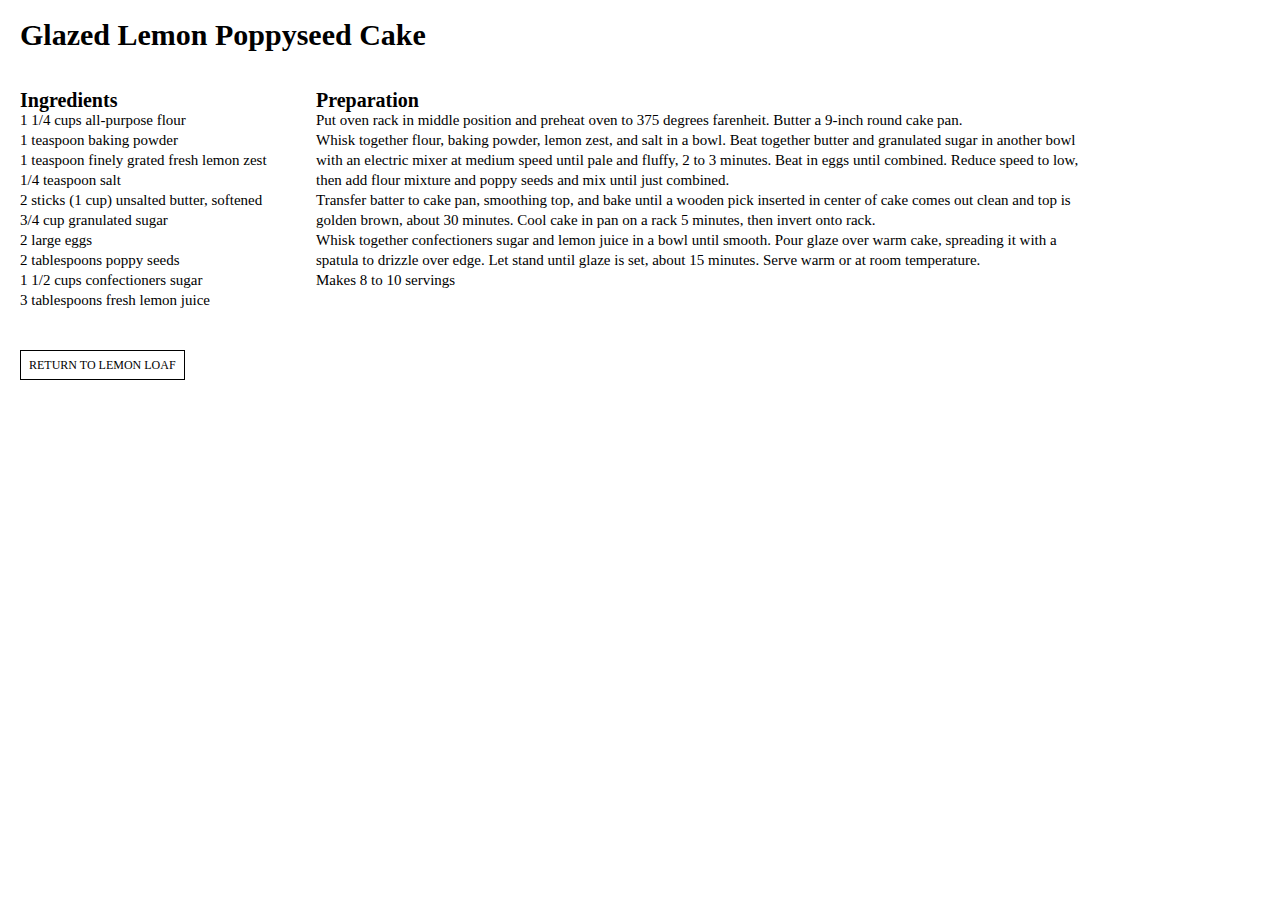
<file: yum/recipe 2.html>
<!DOCTYPE html>
<html>
  <head>	
	
	<title>yum again!</title>
  	<link rel="stylesheet" href="style.css" type="text/css" media="screen"/>
  </head>
  <body>
   <header>
	  <h1> Glazed Lemon Poppyseed Cake </h1>
	  </header>
	  <article id="ingredients">
	  <h3> Ingredients </h3>
	  	<ul>
		  <li> 1 1/4 cups all-purpose flour </li>
		  <li> 1 teaspoon baking powder </li>
		  <li> 1 teaspoon finely grated fresh lemon zest</li>
		  <li> 1/4 teaspoon salt</li>
		  <li> 2 sticks (1 cup) unsalted butter, softened</li>
		  <li> 3/4 cup granulated sugar</li>
		  <li> 2 large eggs</li>
		  <li> 2 tablespoons poppy seeds</li>
		  <li> 1 1/2 cups confectioners sugar</li>
		  <li> 3 tablespoons fresh lemon juice</li>
	  </ul>
	  </article>
	  <article id="prep">
	  <h3> Preparation </h3>
		  <ol>
			  <li> Put oven rack in middle position and preheat oven to 375 degrees farenheit. Butter a 9-inch round cake pan.</li>
			  <li> Whisk together flour, baking powder, lemon zest, and salt in a bowl. Beat together butter and granulated sugar in another bowl with an electric mixer at medium speed until pale and fluffy, 2 to 3 minutes. Beat in eggs until combined. Reduce speed to low, then add flour mixture and poppy seeds and mix until just combined.</li>
			  <li> Transfer batter to cake pan, smoothing top, and bake until a wooden pick inserted in center of cake comes out clean and top is golden brown, about 30 minutes. Cool cake in pan on a rack 5 minutes, then invert onto rack. </li>
			  <li> Whisk together confectioners sugar and lemon juice in a bowl until smooth. Pour glaze over warm cake, spreading it with a spatula to drizzle over edge. Let stand until glaze is set, about 15 minutes. Serve warm or at room temperature. </li>
			  
		  </ol>
		  <p>
		  Makes 8 to 10 servings
	     </p> 
	 </article>
  </body>
  <footer>
	  <a href="index.html">  Return to Lemon Loaf</a>
  </footer>
</html>
</file>
<file: final/style.css>
/* Meyer Reset */
/* http://meyerweb.com/eric/tools/css/reset/ 
   v2.0 | 20110126
   License: none (public domain)
*/

html, body, div, span, applet, object, iframe,
h1, h2, h3, h4, h5, h6, p, blockquote, pre,
a, abbr, acronym, address, big, cite, code,
del, dfn, em, img, ins, kbd, q, s, samp,
small, strike, strong, sub, sup, tt, var,
b, u, i, center,
dl, dt, dd, ol, ul, li,
fieldset, form, label, legend,
table, caption, tbody, tfoot, thead, tr, th, td,
article, aside, canvas, details, embed, 
figure, figcaption, footer, header, hgroup, 
menu, nav, output, ruby, section, summary,
time, mark, audio, video {
	margin: 0;
	padding: 0;
	border: 0;
	font-size: 100%;
	font: inherit;
	vertical-align: baseline;
}
/* HTML5 display-role reset for older browsers */
article, aside, details, figcaption, figure, 
footer, header, hgroup, menu, nav, section {
	display: block;
}
body {
	line-height: 1;
}
ol, ul {
	list-style: none;
}
blockquote, q {
	quotes: none;
}
blockquote:before, blockquote:after,
q:before, q:after {
	content: '';
	content: none;
}
table {
	border-collapse: collapse;
	border-spacing: 0;
}

/* -----------------END RESET---------------- */

/* Fonts */


@font-face {
    	font-family: 'forumregular';
    	src: url('fonts/forum-regular-webfont.eot');
    	src: url('fonts/forum-regular-webfont.eot?#iefix') format('embedded-opentype'),
         	url('fonts/forum-regular-webfont.woff2') format('woff2'),
         	url('fonts/forum-regular-webfont.woff') format('woff'),
         	url('fonts/forum-regular-webfont.ttf') format('truetype'),
         	url('fonts/forum-regular-webfont.svg#forumregular') format('svg');
    	font-weight: normal;
    	font-style: normal;}
	
@font-face {
	    font-family: 'montserratlight';
	    src: url('fonts/montserrat-light-webfont.eot');
	    src: url('fonts/montserrat-light-webfont.eot?#iefix') format('embedded-opentype'),
	         url('fonts/montserrat-light-webfont.woff2') format('woff2'),
	         url('fonts/montserrat-light-webfont.woff') format('woff'),
	         url('fonts/montserrat-light-webfont.ttf') format('truetype'),
	         url('fonts/montserrat-light-webfont.svg#montserratlight') format('svg');
	    font-weight: normal;
	    font-style: normal;}

@font-face {
	    font-family: 'montserratregular';
	    src: url('fonts/montserrat-regular-webfont.eot');
	    src: url('fonts/montserrat-regular-webfont.eot?#iefix') format('embedded-opentype'),
	         url('fonts/montserrat-regular-webfont.woff2') format('woff2'),
	         url('fonts/montserrat-regular-webfont.woff') format('woff'),
	         url('fonts/montserrat-regular-webfont.ttf') format('truetype'),
	         url('fonts/montserrat-regular-webfont.svg#montserratregular') format('svg');
	    font-weight: normal;
	    font-style: normal;}
		
@font-face {
		 font-family: 'pt_serifregular';
		 src: url('fonts/ptf55f-webfont.eot');
		 src: url('fonts/ptf55f-webfont.eot?#iefix') format('embedded-opentype'),
		      url('fonts/ptf55f-webfont.woff2') format('woff2'),
		      url('fonts/ptf55f-webfont.woff') format('woff'),
		      url('fonts/ptf55f-webfont.ttf') format('truetype'),
		      url('fonts/ptf55f-webfont.svg#pt_serifregular') format('svg');
		    font-weight: normal;
		    font-style: normal;}

@font-face {
		    font-family: 'pt_serifitalic';
		    src: url('fonts/ptf56f-webfont.eot');
		    src: url('fonts/ptf56f-webfont.eot?#iefix') format('embedded-opentype'),
		         url('fonts/ptf56f-webfont.woff2') format('woff2'),
		         url('fonts/ptf56f-webfont.woff') format('woff'),
		         url('fonts/ptf56f-webfont.ttf') format('truetype'),
		         url('fonts/ptf56f-webfont.svg#pt_serifitalic') format('svg');
		    font-weight: normal;
		    font-style: normal;}
			
/* End Fonts */

/* Homepage */

header {background: url(panorama.jpg) center center no-repeat;
	    height:200px;}


#logo a{text-decoration:none;
	display:block;
	 text-align:center;
	 font-family: 'forumregular', serif;
 	 font-size:6em;
 	 text-transform:uppercase;
	 color:white;
 	 padding:5%;}

nav li a{text-decoration:none;
		 color:#404040;}

nav li {font-size:1em;
		display:inline-block;
	 	font-family:'montserratlight';
	 	text-transform:uppercase;
		margin-left:2em;
		margin-right:2em;}

nav {width:60%;
	 margin: 0 auto;
	 text-align:center;
	 height:2em;
	 padding-top:1em;
	 border-bottom:1px solid gray;}

#video {width:100%;
		margin: 0 auto;
		clear:both;
		padding-left:10%;}

#bigvid{float:left;
	    width:40%;
   	    padding:5%;}

#bigvid img{width:100%;}

#bigvid h3{font-family:'montserratregular',serif;
		  font-size:1.5em;
	  	  font-weight:regular;
	  	  text-transform:uppercase;
		  padding-top:2%;
	  	  color:#404040;}
		  
#bigvid p{font-family:'pt_serifregular',serif;
		  font-size:1em;
		  font-weight:regular;
		  padding-top:2%;
		  color:#404040;}


#smallvid{float:left;
		  width:15%;
		  padding:5%;}
		  
#smallvid1 img{width:120%;
			  padding-bottom:6%;}
			  
#smallvid2 img{width:120%;
			   padding-top:6%;}
			   
#smallvid h3{font-family:'montserratregular',serif;
		   font-size:.75em;
		   font-weight:regular;
		   text-transform:uppercase;
		   padding-top:2%;
		   color:#404040;}

#blog{width:100%;
	  clear:both;}			 			 

#blog article{width:20%;
	          padding-left:10%;
			  padding-top:5%;
			  padding-bottom:5%;
			  float:left;}

#blog img{width:100%;
		  padding-bottom:1em;}
		  
#blogtitle {font-family:'montserratregular',sans-serif;
		  font-size:2em;
	  	  font-weight:regular;
	  	  text-transform:uppercase;
	  	  color:#404040;
	  	  text-align:center;}  
		  
			 
#blog h3 {font-family:'montserratregular',sans-serif;
		  font-size:1.5em;
	  	  font-weight:regular;
	  	  text-transform:uppercase;
	  	  color:#404040;}
		  
#blog h5 {font-family:'pt_serifitalic', serif;
		  font-style:italic;
		  font-size:1em;
	      color:#404040;}

#blog h6 {font-family:'montserratlight', sans-serif;
		  font-weight:light;
		  font-size:1em;
	      color:#404040;}

#blog p  {font-family:'pt_serifregular',serif;
		  font-size:.75em;
		  line-height:1.25em;
	      color:#404040;}
		  
#issues {width:100%;
		clear:both;
		margin:0 auto;
		padding-left:5%;}
		 
#issues img {width:100%;
		 	 float:left;
		 	 align:center;}
			 
#issues article{width:20%;
		 		padding:5%;
		 		float:left;}
				
#issues h3{font-family:'montserratlight', sans-serif;
		  font-weight:light;
		  text-transform:uppercase;
		  text-align:center;
		  font-size:1em;
	      color:#404040;
	  	  padding:5%;}
		  
		  
#button {font-family:'montserratlight', sans-serif;
		  display:inline-block;
		  text-decoration:none;
		  text-transform:uppercase;
		  text-align:center;
		  font-size:1em;
	      color:#404040;
	  	  padding:1em;
	  	  border:1px solid #404040;}
		  
#subscribebutton{clear:both;
		  		 float:left;
			 	padding-left:45%;
				}
		  
footer{clear:both;
	   padding-top:10%;}
		  
#social img {float:right;
		 margin:10px;}
		 
#social {padding-right:10%;
		 padding-bottom:5%;}
		 
#terms {float:left;
		padding-left:10%;
		 padding-bottom:5%;}
		 
#terms li{font-family:'montserratlight', sans-serif;
		  text-transform:uppercase;}
		  
/* Blog */
		  
#delvetitle {font-family:'montserratregular',sans-serif;
		  font-size:2em;
	  	  font-weight:regular;
	  	  text-transform:uppercase;
	  	  color:#404040;
	  	  padding-left:10%;
	  	  padding-top:5%;}
		  
#blogposts article{width:20%;
	          	   padding-left:10%;
				   padding-top:5%;
				   padding-bottom:5%;
			  	   float:left;}
				   
#blogposts img{width:100%;
			   padding-bottom:1em;}
			   
#blogposts h3 {font-family:'montserratregular', sans-serif;
			   		  font-size:1.25em;
			   	  	  font-weight:regular;
			   	  	  text-transform:uppercase;
			   	  	  color:#404040;}
		  
#blogposts h5 {font-family:'pt_serifitalic',serif;
			   		  font-style:italic;
			   		  font-size:1em;
			   	      color:#404040;}

#blogposts h6 {font-family:'montserratlight', sans-serif;
			   		  font-weight:light;
			   		  font-size:1em;
			   	      color:#404040;}

#blogposts p  {font-family:'pt_serifregular',serif;
			   		  font-size:.75em;
					  line-height:1.25em;
			   	      color:#404040;}
		  
/* Current Issue */

					  
#overview img{float:left;
			  width:20%;
			  padding-top:5%;
		  	  padding-left:10%;
			  padding-right:5%;
		  	  padding-bottom:5%;}	

#overview article{float:left;
				  width:40%;
				  padding:5%;}
				  
#overview h1{font-family:'montserratregular',sans-serif;
		  font-size:2em;
	  	  font-weight:regular;
	  	  text-transform:uppercase;
	  	  color:#404040;
	  	  padding-left:10%;
	  	  padding-top:5%;}
		  
#overview h2{font-family:'pt_serifregular',serif;
		  	font-size:1em;
		  	font-weight:regular;
			color:#404040;
		  	padding-left:10%;
		  	padding-top:1%;}
			
#overview h3{font-family:'montserratregular',sans-serif;
					  font-size:1em;
				  	  font-weight:regular;
				  	  text-transform:uppercase;
				  	  color:#404040;
				  	  padding-bottom:2%;}
			
#overview p{font-family:'pt_serifregular',serif;
					  	font-size:1em;
						line-height:1.25em;
					  	font-weight:regular;
						color:#404040;}
				  
#magarticles{clear:both;}

#magarticles article {width:20%;
	          	   padding-left:10%;
				   padding-top:5%;
				   padding-bottom:5%;
			  	   float:left;}	
				   
#magarticles img{width:100%;
				 padding-bottom:1em;}
				 
#magarticles h4{font-family:'montserratregular',sans-serif;
		  font-size:1.25em;
	  	  font-weight:regular;
	  	  text-transform:uppercase;
	  	  color:#404040;}	


#magarticles h5{font-family:'pt_serifitalic', serif;
		  font-style:italic;
		  font-size:1em;
	      color:#404040;}				 
				   
#featuredtitle {font-family:'montserratregular',sans-serif;
		  font-size:2em;
	  	  font-weight:regular;
	  	  text-transform:uppercase;
	  	  color:#404040;
	  	  text-align:center;}  
		  
/* Subscription Page */
		  
#subscribetitle {font-family:'montserratregular',sans-serif;
		  		  font-size:2em;
		  	  	  font-weight:regular;
		  	  	  text-transform:uppercase;
		  	  	  color:#404040;
		  	  	  padding-left:5%;
		  	  	  padding-top:5%;}
				  
#magimage {float:left;
		   width:20%;
		   padding:5%;}
		   
#text {float:left;
	   width:40%;
	   padding:5%;}

#subinfo{padding-bottom:5%;}

#subinfo p {font-family:'pt_serifregular',serif;
		  font-size:1em;
		  line-height:1.25em;
	      color:#404040;}
		  
#bigimage img{width:100%;
			  padding-bottom:5%;}

#littleimage img{width:45%;}

#little1{padding-right:5%;}	

#form2 {padding-bottom:20%;}

#form2 h3{font-family:'montserratregular', sans-serif;
				   		  font-size:1em;
				   	  	  font-weight:regular;
				   	  	  text-transform:uppercase;
				   	  	  color:#404040;
					  	  padding-bottom:2%;}	
						  
#billlabel {padding-top:2em;}
						  
#radio{padding-bottom:5%;
	   font-family:'montserratlight', sans-serif;
	   font-weight:light;
	   font-size:1em;
	   line-height:3em;
	   color:#404040;
	   text-transform:uppercase;}
	   
						  
#mail label {display:block;
		padding-top:1%;
		font-family:'montserratlight', sans-serif;
		font-weight:light;
		font-size:.75em;
		line-height:2em;
		color:#404040;
		text-transform:uppercase;}
				
		
#mail input, textarea { display:block;
						width:50%;
						border-radius:15px;
						border: 1px solid #DCDCDC;
						height:1.5em;}
						
#billing label {display:block;
				padding-top:1%;
				font-family:'montserratlight', sans-serif;
				font-weight:light;
				font-size:.75em;
				line-height:2em;
				color:#404040;
				text-transform:uppercase;}
				
				
#billing input, textarea { display:block;
						   width:50%;
						   border-radius:15px;
						   border: 1px solid #DCDCDC;
						   height:1.5em;}
						   
#button2 {font-family:'montserratlight', sans-serif;
						   		  display:inline-block;
						   		  text-decoration:none;
						   		  text-transform:uppercase;
						   		  text-align:center;
						   		  font-size:1em;
						   	      color:#404040;
						   	  	  border:1px solid #404040;
							  	  margin-top:2em;
							  	  padding:1em;}
						   
						   
						   
						   
						   

$("input[type=checkbox], input[type=radio]").checkbox();

  

		  
footer{clear:both;}
</file>
<file: yum/style.css>
/* Meyer Reset */
/* http://meyerweb.com/eric/tools/css/reset/ 
   v2.0 | 20110126
   License: none (public domain)
*/

html, body, div, span, applet, object, iframe,
h1, h2, h3, h4, h5, h6, p, blockquote, pre,
a, abbr, acronym, address, big, cite, code,
del, dfn, em, img, ins, kbd, q, s, samp,
small, strike, strong, sub, sup, tt, var,
b, u, i, center,
dl, dt, dd, ol, ul, li,
fieldset, form, label, legend,
table, caption, tbody, tfoot, thead, tr, th, td,
article, aside, canvas, details, embed, 
figure, figcaption, footer, header, hgroup, 
menu, nav, output, ruby, section, summary,
time, mark, audio, video {
	margin: 0;
	padding: 0;
	border: 0;
	font-size: 100%;
	font: inherit;
	vertical-align: baseline;
}
/* HTML5 display-role reset for older browsers */
article, aside, details, figcaption, figure, 
footer, header, hgroup, menu, nav, section {
	display: block;
}
body {
	line-height: 1;
}
ol, ul {
	list-style: none;
}
blockquote, q {
	quotes: none;
}
blockquote:before, blockquote:after,
q:before, q:after {
	content: '';
	content: none;
}
table {
	border-collapse: collapse;
	border-spacing: 0;
}


/* END RESET */

h1 {color:black;
		font-family:Garamond;
		font-size:30px;
		font-weight:bold;
		padding:20px;}
	 
h3 {color:black;
	 	font-family:Univers;
	 	font-weight:bold;
	 	font-size:20px;}
	 
#ingredients {color: black;
		float:left;
		font-family:Garamond;
		font-size:15px;
		line-height:20px;
		float:left;
		width:20%;
		padding:20px;
	 }
 	
#prep {color: black;
 		float:left;
 		font-family:Garamond;
 		font-size:15px;
		line-height:20px;
		float:left;
		width:60%;
		padding:20px;	
 	 }
	 
a{clear:both;
	color:black;
	font-family:Univers;
	font-size:12px;
	padding:8px;
	border:1px solid black;
	text-transform:uppercase;
	text-decoration:none;
	float:left;
	margin:20px;}
</file>
